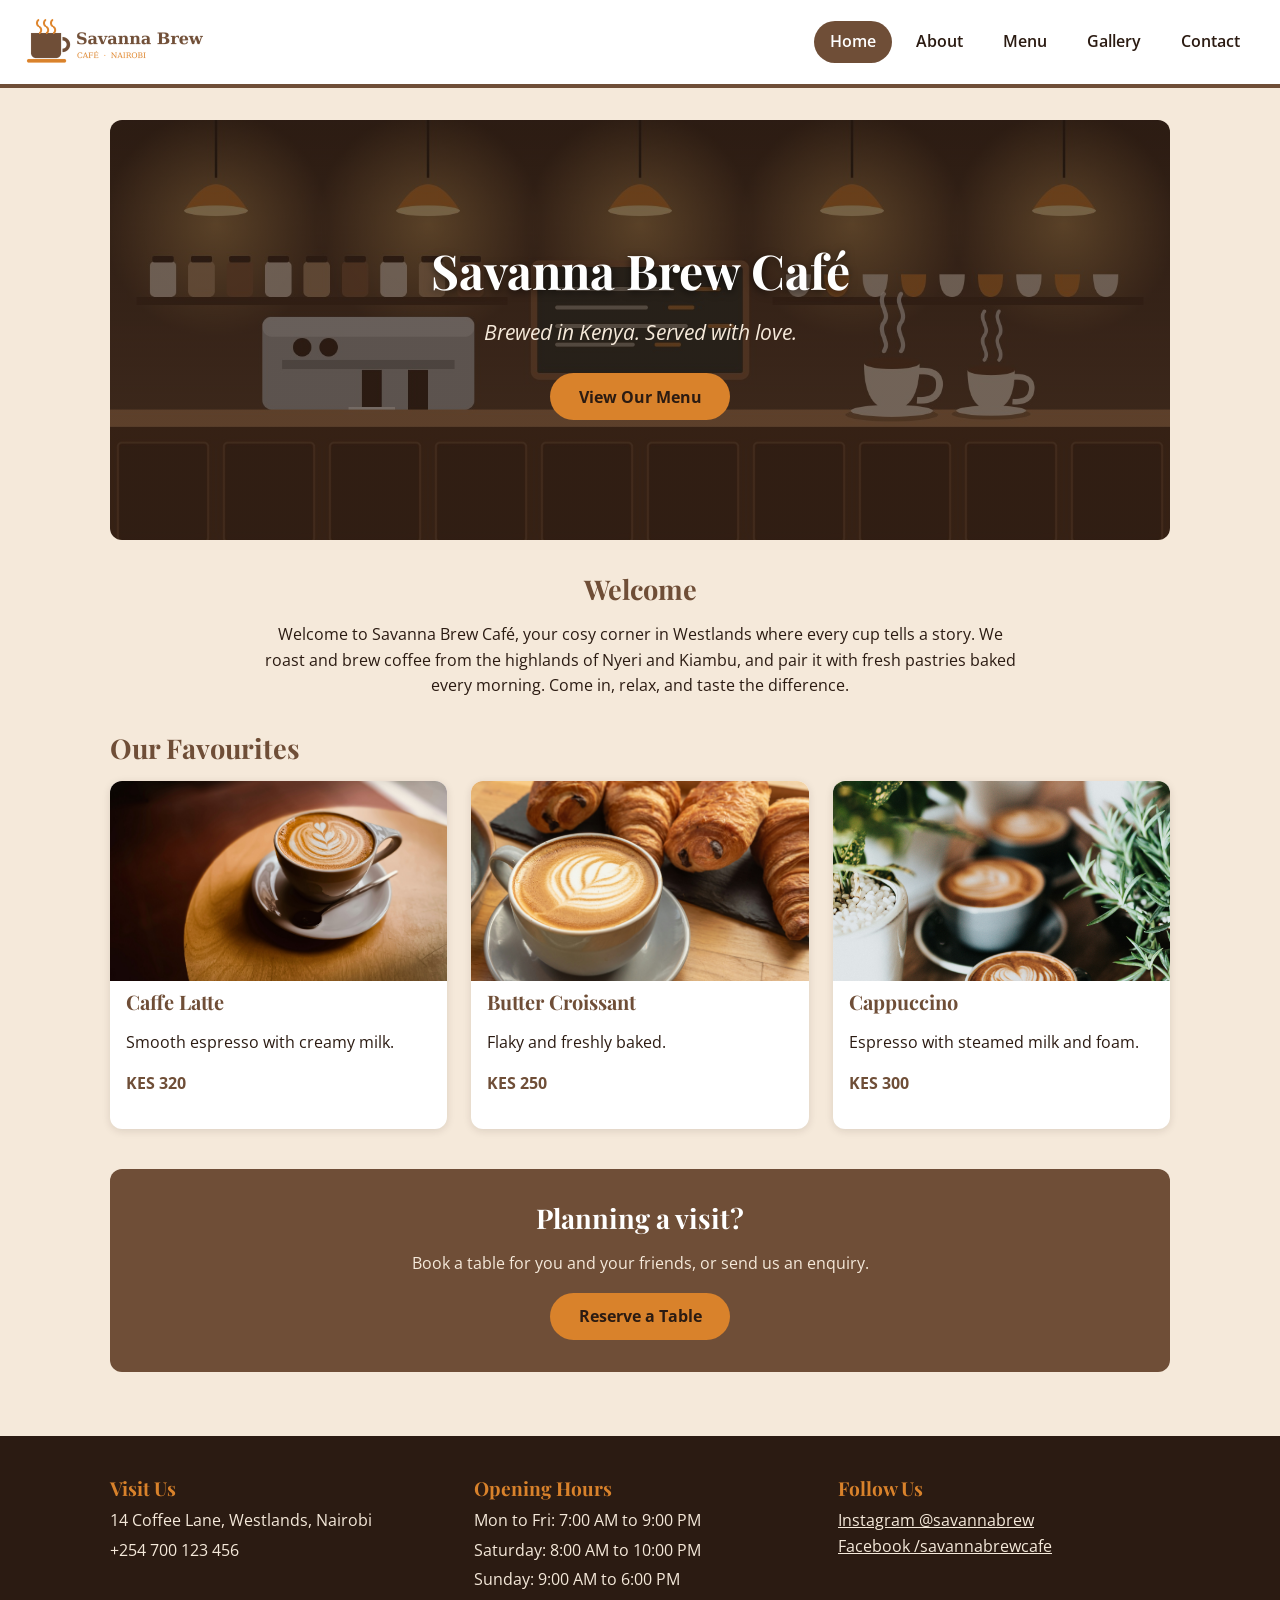
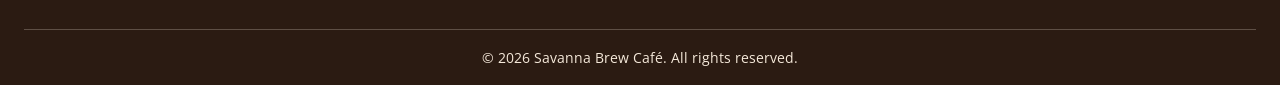
<file: index.html>
<!DOCTYPE html>
<html lang="en">
<head>
  <meta charset="UTF-8">
  <meta name="viewport" content="width=device-width, initial-scale=1.0">
  <title>Home | Savanna Brew Café</title>   <!-- unique per page -->
  <link rel="preconnect" href="https://fonts.googleapis.com">
  <link href="https://fonts.googleapis.com/css2?family=Open+Sans:wght@400;600&family=Playfair+Display:wght@700&display=swap" rel="stylesheet">
  <link rel="stylesheet" href="css/style.css">
</head>
<body>
  <header class="site-header">
    <a href="index.html"><img src="images/logo.png" alt="Savanna Brew Café logo"></a>
    <nav>
      <ul class="nav-list">
        <li><a href="index.html" class="active">Home</a></li>
        <li><a href="about.html">About</a></li>
        <li><a href="menu.html">Menu</a></li>
        <li><a href="gallery.html">Gallery</a></li>
        <li><a href="contact.html">Contact</a></li>
      </ul>
    </nav>
  </header>

  <main>

  <!-- HERO: text over a background image (set in CSS) -->
  <section class="hero" id="hero">
    <div class="hero-content">
      <h1>Savanna Brew Café</h1>
      <p class="tagline">Brewed in Kenya. Served with love.</p>
      <a href="menu.html" class="btn">View Our Menu</a>
    </div>
  </section>

  <!-- WELCOME TEXT -->
  <section class="welcome" id="welcome">
    <h2>Welcome</h2>
    <p>Welcome to Savanna Brew Café, your cosy corner in Westlands where every cup tells a story. We roast and brew coffee from the highlands of Nyeri and Kiambu, and pair it with fresh pastries baked every morning. Come in, relax, and taste the difference.</p>
  </section>

  <!-- THREE FAVOURITES: equal-width cards -->
  <section class="favourites" id="favourites">
    <h2>Our Favourites</h2>
    <div class="cards">

      <article class="card">
        <img src="images/latte.jpg" alt="Caffe latte with smooth milk foam in a ceramic cup">
        <h3>Caffe Latte</h3>
        <p>Smooth espresso with creamy milk.</p>
        <p class="price">KES 320</p>
      </article>

      <article class="card">
        <img src="images/croissant.jpg" alt="Flaky golden butter croissant on a plate">
        <h3>Butter Croissant</h3>
        <p>Flaky and freshly baked.</p>
        <p class="price">KES 250</p>
      </article>

      <article class="card">
        <img src="images/cappuccino.jpg" alt="Cappuccino topped with foam in a white cup">
        <h3>Cappuccino</h3>
        <p>Espresso with steamed milk and foam.</p>
        <p class="price">KES 300</p>
      </article>

    </div>
  </section>

  <!-- SECOND CALL TO ACTION -->
  <section class="cta" id="reserve">
    <h2>Planning a visit?</h2>
    <p>Book a table for you and your friends, or send us an enquiry.</p>
    <a href="contact.html" class="btn">Reserve a Table</a>
  </section>

</main>

  <footer class="site-footer">
  <div class="footer-grid">
    <div class="footer-col">
      <h2 class="footer-title">Visit Us</h2>
      <p>14 Coffee Lane, Westlands, Nairobi</p>
      <p>+254 700 123 456</p>
    </div>
    <div class="footer-col">
      <h2 class="footer-title">Opening Hours</h2>
      <p>Mon to Fri: 7:00 AM to 9:00 PM</p>
      <p>Saturday: 8:00 AM to 10:00 PM</p>
      <p>Sunday: 9:00 AM to 6:00 PM</p>
    </div>
    <div class="footer-col">
      <h2 class="footer-title">Follow Us</h2>
      <ul class="social-list">
        <li><a href="https://instagram.com/savannabrew" target="_blank" rel="noopener">Instagram @savannabrew</a></li>
        <li><a href="https://facebook.com/savannabrewcafe" target="_blank" rel="noopener">Facebook /savannabrewcafe</a></li>
      </ul>
    </div>
  </div>
  <p class="copyright">&copy; 2026 Savanna Brew Café. All rights reserved.</p>
</footer>
</body>
</html>
</file>
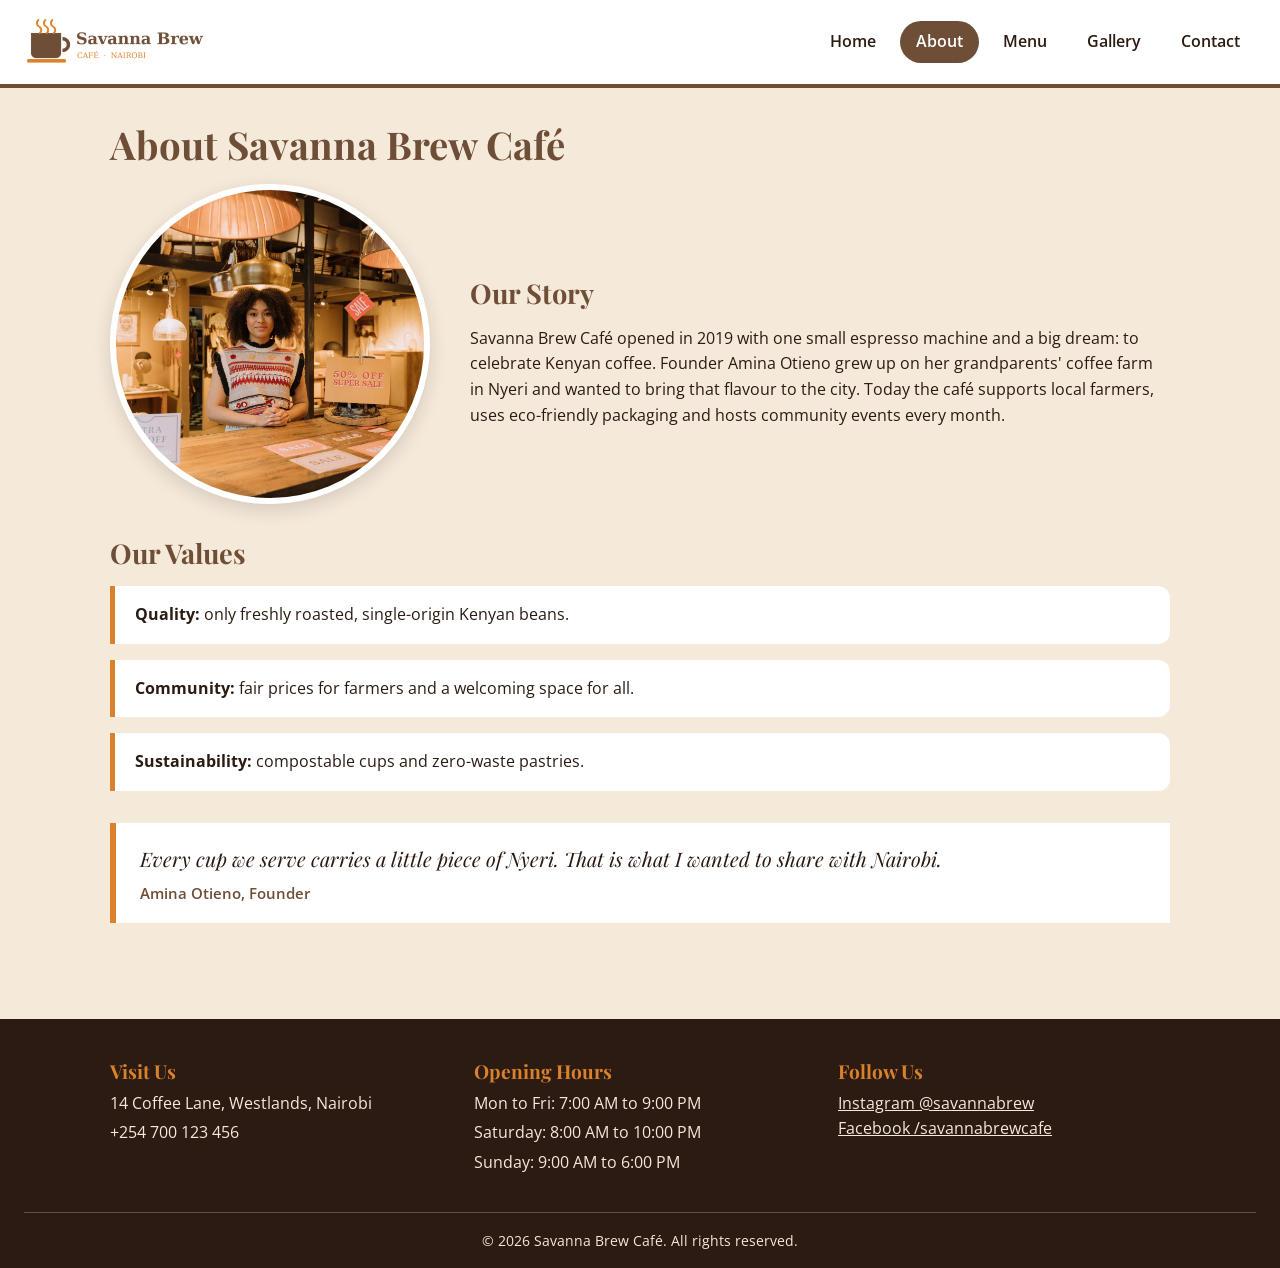
<file: about.html>
<!DOCTYPE html>
<html lang="en">
<head>
  <meta charset="UTF-8">
  <meta name="viewport" content="width=device-width, initial-scale=1.0">
  <title>About | Savanna Brew Café</title>   <!-- unique per page -->
  <link rel="preconnect" href="https://fonts.googleapis.com">
  <link href="https://fonts.googleapis.com/css2?family=Open+Sans:wght@400;600&family=Playfair+Display:wght@700&display=swap" rel="stylesheet">
  <link rel="stylesheet" href="css/style.css">
</head>
<body>
  <header class="site-header">
    <a href="index.html"><img src="images/logo.png" alt="Savanna Brew Café logo"></a>
    <nav>
      <ul class="nav-list">
        <li><a href="index.html" >Home</a></li>
        <li><a href="about.html" class="active">About</a></li>
        <li><a href="menu.html">Menu</a></li>
        <li><a href="gallery.html">Gallery</a></li>
        <li><a href="contact.html">Contact</a></li>
      </ul>
    </nav>
  </header>

  <main>
  <h1>About Savanna Brew Café</h1>

  <!-- OUR STORY: two columns (image left, text right) -->
  <section class="about-story two-col" id="our-story">
    <img src="images/about-owner.jpg" alt="Amina Otieno, founder of Savanna Brew Café, smiling behind the counter" class="owner-img">
    <article>
      <h2>Our Story</h2>
      <p>Savanna Brew Café opened in 2019 with one small espresso machine and a big dream: to celebrate Kenyan coffee. Founder Amina Otieno grew up on her grandparents' coffee farm in Nyeri and wanted to bring that flavour to the city. Today the café supports local farmers, uses eco-friendly packaging and hosts community events every month.</p>
    </article>
  </section>

  <!-- OUR VALUES: unordered list -->
  <section class="about-values" id="our-values">
    <h2>Our Values</h2>
    <ul class="values-list">
      <li><strong>Quality:</strong> only freshly roasted, single-origin Kenyan beans.</li>
      <li><strong>Community:</strong> fair prices for farmers and a welcoming space for all.</li>
      <li><strong>Sustainability:</strong> compostable cups and zero-waste pastries.</li>
    </ul>
  </section>

  <!-- OWNER QUOTE -->
  <section class="about-quote">
    <blockquote>
      <p>Every cup we serve carries a little piece of Nyeri. That is what I wanted to share with Nairobi.</p>
      <footer>Amina Otieno, Founder</footer>
    </blockquote>
  </section>
</main>

  <footer class="site-footer">
  <div class="footer-grid">
    <div class="footer-col">
      <h2 class="footer-title">Visit Us</h2>
      <p>14 Coffee Lane, Westlands, Nairobi</p>
      <p>+254 700 123 456</p>
    </div>
    <div class="footer-col">
      <h2 class="footer-title">Opening Hours</h2>
      <p>Mon to Fri: 7:00 AM to 9:00 PM</p>
      <p>Saturday: 8:00 AM to 10:00 PM</p>
      <p>Sunday: 9:00 AM to 6:00 PM</p>
    </div>
    <div class="footer-col">
      <h2 class="footer-title">Follow Us</h2>
      <ul class="social-list">
        <li><a href="https://instagram.com/savannabrew" target="_blank" rel="noopener">Instagram @savannabrew</a></li>
        <li><a href="https://facebook.com/savannabrewcafe" target="_blank" rel="noopener">Facebook /savannabrewcafe</a></li>
      </ul>
    </div>
  </div>
  <p class="copyright">&copy; 2026 Savanna Brew Café. All rights reserved.</p>
</footer>
</body>
</html>
</file>
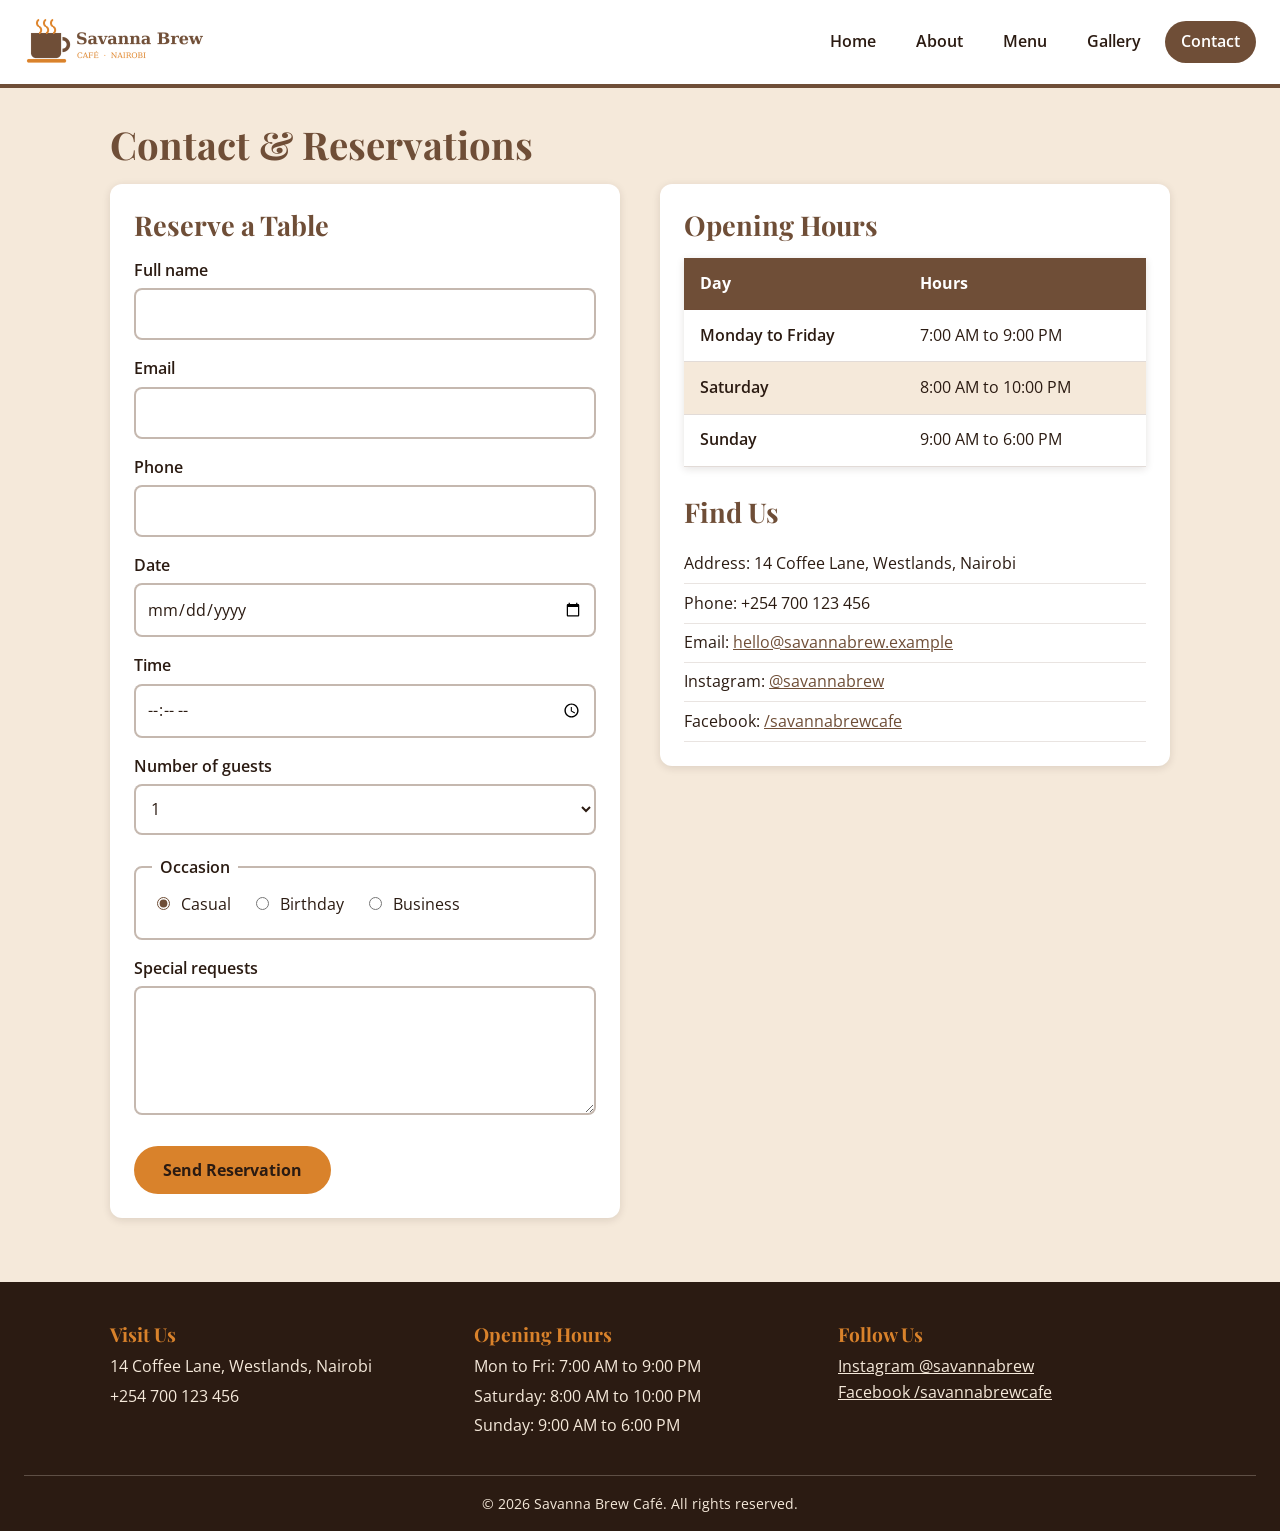
<file: contact.html>
<!DOCTYPE html>
<html lang="en">
<head>
  <meta charset="UTF-8">
  <meta name="viewport" content="width=device-width, initial-scale=1.0">
  <title>Contact | Savanna Brew Café</title>   <!-- unique per page -->
  <link rel="preconnect" href="https://fonts.googleapis.com">
  <link href="https://fonts.googleapis.com/css2?family=Open+Sans:wght@400;600&family=Playfair+Display:wght@700&display=swap" rel="stylesheet">
  <link rel="stylesheet" href="css/style.css">
</head>
<body>
  <header class="site-header">
    <a href="index.html"><img src="images/logo.png" alt="Savanna Brew Café logo"></a>
    <nav>
      <ul class="nav-list">
        <li><a href="index.html" >Home</a></li>
        <li><a href="about.html">About</a></li>
        <li><a href="menu.html">Menu</a></li>
        <li><a href="gallery.html">Gallery</a></li>
        <li><a href="contact.html" class="active">Contact</a></li>
      </ul>
    </nav>
  </header>

  <main>
  <h1>Contact &amp; Reservations</h1>

  <div class="contact-layout">

    <!-- LEFT COLUMN: reservation form (first, so it stays on top on mobile) -->
    <section class="contact-form" id="reservation">
      <h2>Reserve a Table</h2>

      <form action="#" method="post">
        <label for="name">Full name</label>
        <input type="text" id="name" name="name" required>

        <label for="email">Email</label>
        <input type="email" id="email" name="email" required>

        <label for="phone">Phone</label>
        <input type="tel" id="phone" name="phone">

        <label for="date">Date</label>
        <input type="date" id="date" name="date" required>

        <label for="time">Time</label>
        <input type="time" id="time" name="time" required>

        <label for="guests">Number of guests</label>
        <select id="guests" name="guests">
          <option value="1">1</option>
          <option value="2">2</option>
          <option value="3">3</option>
          <option value="4">4</option>
          <option value="5">5</option>
          <option value="6">6</option>
          <option value="7">7</option>
          <option value="8">8</option>
          <option value="9">9</option>
          <option value="10">10</option>
        </select>

        <fieldset>
          <legend>Occasion</legend>
          <span class="radio-option">
          <input type="radio" id="casual" name="occasion" value="casual" checked>
          <label for="casual">Casual</label>
          </span>
          
          <span class="radio-option">
          <input type="radio" id="birthday" name="occasion" value="birthday">
          <label for="birthday">Birthday</label>
          </span>

          <span class="radio-option">
          <input type="radio" id="business" name="occasion" value="business">
          <label for="business">Business</label>
          </span>
        </fieldset>

        <label for="requests">Special requests</label>
        <textarea id="requests" name="requests" rows="4"></textarea>

        <button type="submit" class="btn">Send Reservation</button>
      </form>
    </section>

    <!-- RIGHT COLUMN: hours and contact details -->
    <section class="contact-info">
      <h2>Opening Hours</h2>
      <table class="hours-table">
        <thead>
          <tr>
            <th scope="col">Day</th>
            <th scope="col">Hours</th>
          </tr>
        </thead>
        <tbody>
          <tr>
            <th scope="row">Monday to Friday</th>
            <td>7:00 AM to 9:00 PM</td>
          </tr>
          <tr>
            <th scope="row">Saturday</th>
            <td>8:00 AM to 10:00 PM</td>
          </tr>
          <tr>
            <th scope="row">Sunday</th>
            <td>9:00 AM to 6:00 PM</td>
          </tr>
        </tbody>
      </table>

      <h2>Find Us</h2>
      <ul class="contact-details">
        <li>Address: 14 Coffee Lane, Westlands, Nairobi</li>
        <li>Phone: +254 700 123 456</li>
        <li>Email: <a href="mailto:hello@savannabrew.example">hello@savannabrew.example</a></li>
        <li>Instagram: <a href="https://instagram.com/savannabrew" target="_blank" rel="noopener">@savannabrew</a></li>
        <li>Facebook: <a href="https://facebook.com/savannabrewcafe" target="_blank" rel="noopener">/savannabrewcafe</a></li>
      </ul>
    </section>

  </div>
</main>

  <footer class="site-footer">
  <div class="footer-grid">
    <div class="footer-col">
      <h2 class="footer-title">Visit Us</h2>
      <p>14 Coffee Lane, Westlands, Nairobi</p>
      <p>+254 700 123 456</p>
    </div>
    <div class="footer-col">
      <h2 class="footer-title">Opening Hours</h2>
      <p>Mon to Fri: 7:00 AM to 9:00 PM</p>
      <p>Saturday: 8:00 AM to 10:00 PM</p>
      <p>Sunday: 9:00 AM to 6:00 PM</p>
    </div>
    <div class="footer-col">
      <h2 class="footer-title">Follow Us</h2>
      <ul class="social-list">
        <li><a href="https://instagram.com/savannabrew" target="_blank" rel="noopener">Instagram @savannabrew</a></li>
        <li><a href="https://facebook.com/savannabrewcafe" target="_blank" rel="noopener">Facebook /savannabrewcafe</a></li>
      </ul>
    </div>
  </div>
  <p class="copyright">&copy; 2026 Savanna Brew Café. All rights reserved.</p>
</footer>
</body>
</html>
</file>
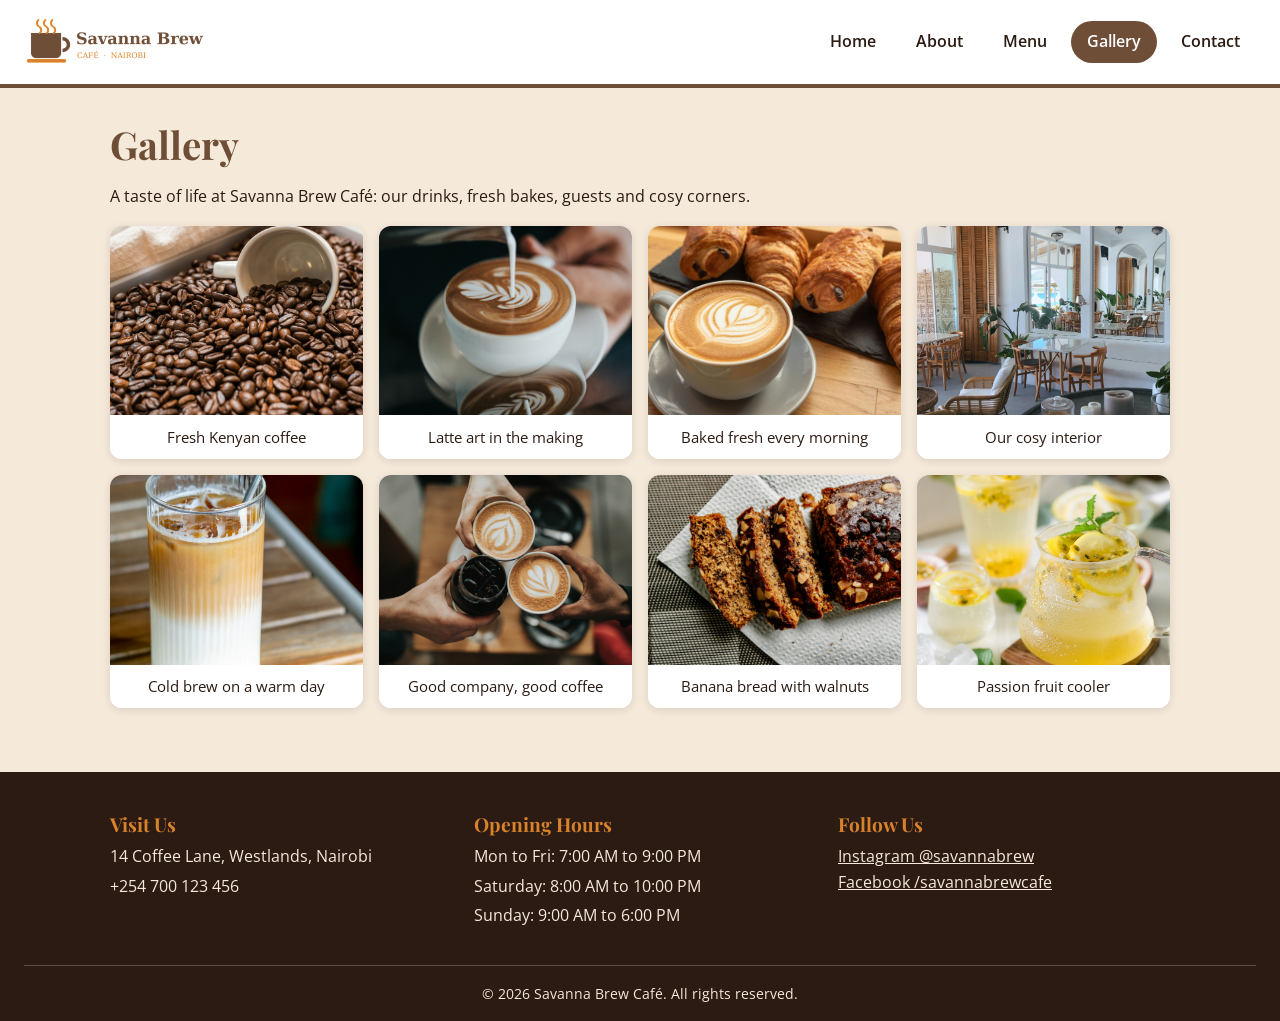
<file: gallery.html>
<!DOCTYPE html>
<html lang="en">
<head>
  <meta charset="UTF-8">
  <meta name="viewport" content="width=device-width, initial-scale=1.0">
  <title>Gallery | Savanna Brew Café</title>   <!-- unique per page -->
  <link rel="preconnect" href="https://fonts.googleapis.com">
  <link href="https://fonts.googleapis.com/css2?family=Open+Sans:wght@400;600&family=Playfair+Display:wght@700&display=swap" rel="stylesheet">
  <link rel="stylesheet" href="css/style.css">
</head>
<body>
  <header class="site-header">
    <a href="index.html"><img src="images/logo.png" alt="Savanna Brew Café logo"></a>
    <nav>
      <ul class="nav-list">
        <li><a href="index.html">Home</a></li>
        <li><a href="about.html">About</a></li>
        <li><a href="menu.html">Menu</a></li>
        <li><a href="gallery.html" class="active">Gallery</a></li>
        <li><a href="contact.html">Contact</a></li>
      </ul>
    </nav>
  </header>

 <main>
  <h1>Gallery</h1>
  <p>A taste of life at Savanna Brew Café: our drinks, fresh bakes, guests and cosy corners.</p>

  <section class="gallery-grid">
    <figure>
      <img src="images/gallery-1.jpg" alt="Steaming cup of Kenyan coffee on a wooden table">
      <figcaption>Fresh Kenyan coffee</figcaption>
    </figure>

    <figure>
      <img src="images/gallery-2.jpg" alt="Barista pouring latte art into a cup">
      <figcaption>Latte art in the making</figcaption>
    </figure>

    <figure>
      <img src="images/croissant.jpg" alt="Tray of freshly baked croissants">
      <figcaption>Baked fresh every morning</figcaption>
    </figure>

    <figure>
      <img src="images/hero1.jpg" alt="Cosy seating area inside the café">
      <figcaption>Our cosy interior</figcaption>
    </figure>

    <figure>
      <img src="images/gallery-5.jpg" alt="Iced coffee with ice cubes in a tall glass">
      <figcaption>Cold brew on a warm day</figcaption>
    </figure>

    <figure>
      <img src="images/gallery-6.jpg" alt="Friends chatting over coffee at a café table">
      <figcaption>Good company, good coffee</figcaption>
    </figure>

    <figure>
      <img src="images/gallery-7.jpg" alt="Slice of banana bread with walnuts on a plate">
      <figcaption>Banana bread with walnuts</figcaption>
    </figure>

    <figure>
      <img src="images/gallery-8.jpg" alt="Passion fruit cooler garnished with fresh mint">
      <figcaption>Passion fruit cooler</figcaption>
    </figure>
  </section>
</main>

 <footer class="site-footer">
  <div class="footer-grid">
    <div class="footer-col">
      <h2 class="footer-title">Visit Us</h2>
      <p>14 Coffee Lane, Westlands, Nairobi</p>
      <p>+254 700 123 456</p>
    </div>
    <div class="footer-col">
      <h2 class="footer-title">Opening Hours</h2>
      <p>Mon to Fri: 7:00 AM to 9:00 PM</p>
      <p>Saturday: 8:00 AM to 10:00 PM</p>
      <p>Sunday: 9:00 AM to 6:00 PM</p>
    </div>
    <div class="footer-col">
      <h2 class="footer-title">Follow Us</h2>
      <ul class="social-list">
        <li><a href="https://instagram.com/savannabrew" target="_blank" rel="noopener">Instagram @savannabrew</a></li>
        <li><a href="https://facebook.com/savannabrewcafe" target="_blank" rel="noopener">Facebook /savannabrewcafe</a></li>
      </ul>
    </div>
  </div>
  <p class="copyright">&copy; 2026 Savanna Brew Café. All rights reserved.</p>
</footer>
</body>
</html>
</file>
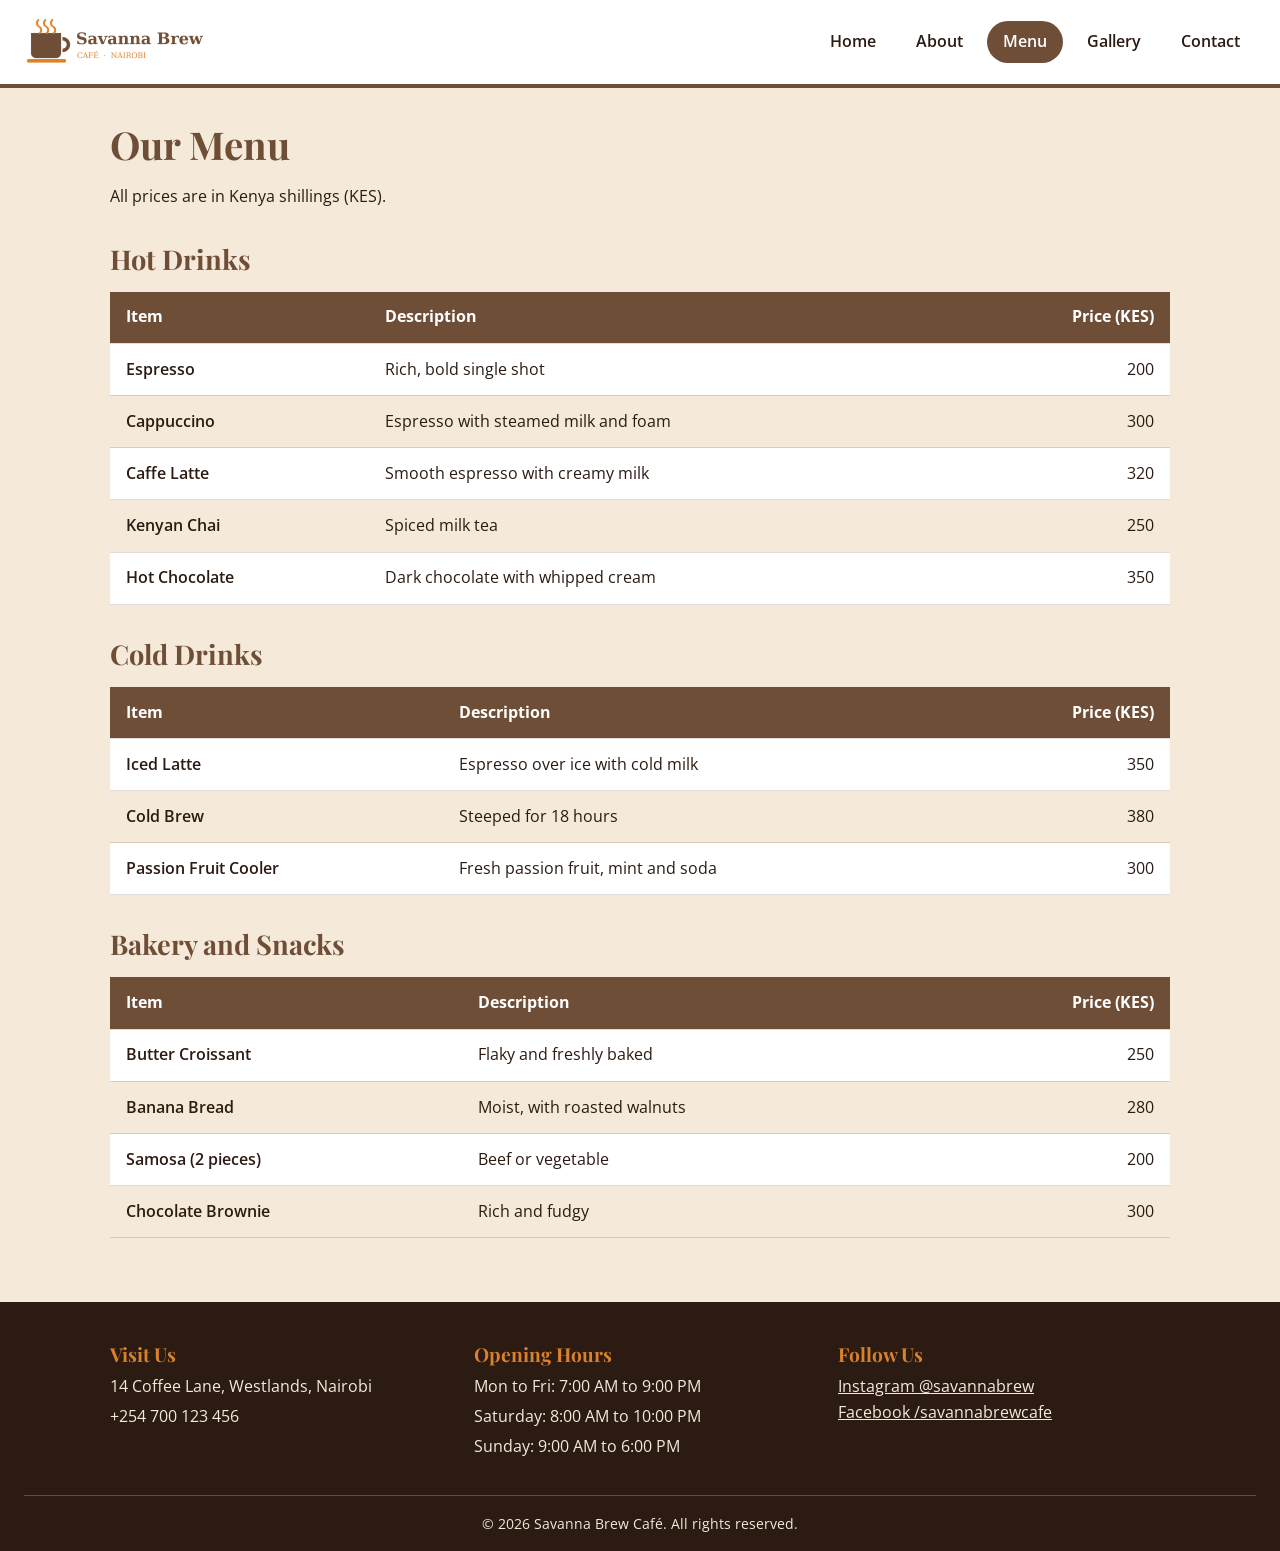
<file: menu.html>
<!DOCTYPE html>
<html lang="en">
<head>
  <meta charset="UTF-8">
  <meta name="viewport" content="width=device-width, initial-scale=1.0">
  <title>Menu | Savanna Brew Café</title>   <!-- unique per page -->
  <link rel="preconnect" href="https://fonts.googleapis.com">
  <link href="https://fonts.googleapis.com/css2?family=Open+Sans:wght@400;600&family=Playfair+Display:wght@700&display=swap" rel="stylesheet">
  <link rel="stylesheet" href="css/style.css">
</head>
<body>
  <header class="site-header">
    <a href="index.html"><img src="images/logo.png" alt="Savanna Brew Café logo"></a>
    <nav>
      <ul class="nav-list">
        <li><a href="index.html" >Home</a></li>
        <li><a href="about.html">About</a></li>
        <li><a href="menu.html" class="active">Menu</a></li>
        <li><a href="gallery.html">Gallery</a></li>
        <li><a href="contact.html">Contact</a></li>
      </ul>
    </nav>
  </header>

  <main>
  <h1>Our Menu</h1>
  <p>All prices are in Kenya shillings (KES).</p>

  <!-- HOT DRINKS -->
  <section class="menu-section" id="hot-drinks">
    <h2>Hot Drinks</h2>
    <div class="table-wrap">
      <table class="menu-table">
        <thead>
          <tr>
            <th scope="col">Item</th>
            <th scope="col">Description</th>
            <th scope="col">Price (KES)</th>
          </tr>
        </thead>
        <tbody>
          <tr>
            <th scope="row">Espresso</th>
            <td>Rich, bold single shot</td>
            <td>200</td>
          </tr>
          <tr>
            <th scope="row">Cappuccino</th>
            <td>Espresso with steamed milk and foam</td>
            <td>300</td>
          </tr>
          <tr>
            <th scope="row">Caffe Latte</th>
            <td>Smooth espresso with creamy milk</td>
            <td>320</td>
          </tr>
          <tr>
            <th scope="row">Kenyan Chai</th>
            <td>Spiced milk tea</td>
            <td>250</td>
          </tr>
          <tr>
            <th scope="row">Hot Chocolate</th>
            <td>Dark chocolate with whipped cream</td>
            <td>350</td>
          </tr>
        </tbody>
      </table>
    </div>
  </section>

  <!-- COLD DRINKS -->
  <section class="menu-section" id="cold-drinks">
    <h2>Cold Drinks</h2>
    <div class="table-wrap">
      <table class="menu-table">
        <thead>
          <tr>
            <th scope="col">Item</th>
            <th scope="col">Description</th>
            <th scope="col">Price (KES)</th>
          </tr>
        </thead>
        <tbody>
          <tr>
            <th scope="row">Iced Latte</th>
            <td>Espresso over ice with cold milk</td>
            <td>350</td>
          </tr>
          <tr>
            <th scope="row">Cold Brew</th>
            <td>Steeped for 18 hours</td>
            <td>380</td>
          </tr>
          <tr>
            <th scope="row">Passion Fruit Cooler</th>
            <td>Fresh passion fruit, mint and soda</td>
            <td>300</td>
          </tr>
        </tbody>
      </table>
    </div>
  </section>

  <!-- BAKERY AND SNACKS -->
  <section class="menu-section" id="bakery-snacks">
    <h2>Bakery and Snacks</h2>
    <div class="table-wrap">
      <table class="menu-table">
        <thead>
          <tr>
            <th scope="col">Item</th>
            <th scope="col">Description</th>
            <th scope="col">Price (KES)</th>
          </tr>
        </thead>
        <tbody>
          <tr>
            <th scope="row">Butter Croissant</th>
            <td>Flaky and freshly baked</td>
            <td>250</td>
          </tr>
          <tr>
            <th scope="row">Banana Bread</th>
            <td>Moist, with roasted walnuts</td>
            <td>280</td>
          </tr>
          <tr>
            <th scope="row">Samosa (2 pieces)</th>
            <td>Beef or vegetable</td>
            <td>200</td>
          </tr>
          <tr>
            <th scope="row">Chocolate Brownie</th>
            <td>Rich and fudgy</td>
            <td>300</td>
          </tr>
        </tbody>
      </table>
    </div>
  </section>
</main>

  <footer class="site-footer">
  <div class="footer-grid">
    <div class="footer-col">
      <h2 class="footer-title">Visit Us</h2>
      <p>14 Coffee Lane, Westlands, Nairobi</p>
      <p>+254 700 123 456</p>
    </div>
    <div class="footer-col">
      <h2 class="footer-title">Opening Hours</h2>
      <p>Mon to Fri: 7:00 AM to 9:00 PM</p>
      <p>Saturday: 8:00 AM to 10:00 PM</p>
      <p>Sunday: 9:00 AM to 6:00 PM</p>
    </div>
    <div class="footer-col">
      <h2 class="footer-title">Follow Us</h2>
      <ul class="social-list">
        <li><a href="https://instagram.com/savannabrew" target="_blank" rel="noopener">Instagram @savannabrew</a></li>
        <li><a href="https://facebook.com/savannabrewcafe" target="_blank" rel="noopener">Facebook /savannabrewcafe</a></li>
      </ul>
    </div>
  </div>
  <p class="copyright">&copy; 2026 Savanna Brew Café. All rights reserved.</p>
</footer>
</body>
</html>
</file>
<file: css/style.css>
/* =====================================================
   SAVANNA BREW CAFÉ - style.css
   Sections:
   1. Variables        6. Cards
   2. Base             7. About page
   3. Header & nav     8. Menu tables
   4. Footer           9. Gallery
   5. Buttons & hero  10. Contact page
                      11. Animation
                      12. Responsive (768px and below)
   ===================================================== */

/* ---------- 1. VARIABLES ---------- */
:root {
  --brown: #6F4E37;      /* primary: coffee brown */
  --cream: #F5E9DA;      /* secondary: cream */
  --orange: #D9822B;     /* accent: savanna orange */
  --text: #2B1B12;       /* dark text */
  --white: #FFFFFF;

  --font-head: "Playfair Display", Georgia, serif;
  --font-body: "Open Sans", Arial, sans-serif;

  --radius: 12px;
  --shadow: 0 6px 18px rgba(43, 27, 18, 0.15);
  --max-width: 1100px;
}

/* ---------- 2. BASE ---------- */
*, *::before, *::after { box-sizing: border-box; }

body {
  margin: 0;
  font-family: var(--font-body);
  font-size: 1rem;            /* 16px */
  line-height: 1.6;
  color: var(--text);
  background: var(--cream);
}

h1, h2, h3 {
  font-family: var(--font-head);
  color: var(--brown);
  line-height: 1.25;
}
h1 { font-size: 2.4rem; margin: 0 0 1rem; }
h2 { font-size: 1.7rem; margin: 2rem 0 1rem; }
h3 { font-size: 1.25rem; margin: 0.5rem 0; }

img { max-width: 100%; height: auto; display: block; }

a { color: var(--brown); transition: color 0.3s ease; }
a:hover, a:focus { color: var(--orange); }
a:focus-visible, button:focus-visible {
  outline: 3px solid var(--orange);
  outline-offset: 2px;
}

main {
  max-width: var(--max-width);
  margin: 0 auto;
  padding: 2rem 1.25rem;
}

/* ---------- 3. HEADER & NAVIGATION (Flexbox) ---------- */
/* Flexbox is used for the nav because it is a one-dimensional row. */
.site-header {
  display: flex;
  justify-content: space-between;
  align-items: center;
  padding: 0.75rem 1.5rem;
  background: var(--white);
  border-bottom: 4px solid var(--brown);
}
.site-header img { height: 60px; width: auto; }

.nav-list {
  display: flex;
  gap: 0.5rem;
  list-style: none;
  margin: 0;
  padding: 0;
}
.nav-list a {
  display: block;
  padding: 0.5rem 1rem;
  border-radius: 999px;
  color: var(--text);
  font-weight: 600;
  text-decoration: none;
  transition: background 0.3s ease, color 0.3s ease;
}
.nav-list a:hover,
.nav-list a:focus { background: var(--orange); color: var(--text); }

/* Current page highlight */
.nav-list a.active { background: var(--brown); color: var(--white); }

/* ---------- 4. FOOTER ---------- */
.site-footer {
  background: var(--text);
  color: var(--cream);
  padding: 2.5rem 1.5rem 1rem;
  margin-top: 2rem;
}
.footer-grid {
  display: grid;
  grid-template-columns: repeat(3, 1fr);
  gap: 2rem;
  max-width: var(--max-width);
  margin: 0 auto;
  padding: 0 1.25rem;
}
.footer-title { color: var(--orange); font-size: 1.2rem; margin: 0 0 0.5rem; }
.footer-col p, .footer-col ul { margin: 0.25rem 0; }
.social-list { list-style: none; padding: 0; }
.site-footer a { color: var(--cream); }
.site-footer a:hover, .site-footer a:focus { color: var(--orange); }
.copyright {
  text-align: center;
  margin: 2rem 0 0;
  padding-top: 1rem;
  border-top: 1px solid rgba(245, 233, 218, 0.25);
  font-size: 0.9rem;
}

/* ---------- 5. BUTTONS & HERO ---------- */
.btn {
  display: inline-block;
  padding: 0.8rem 1.8rem;
  background: var(--orange);
  color: var(--text);
  font: 700 1rem var(--font-body);
  text-decoration: none;
  border: 0;
  border-radius: 999px;
  cursor: pointer;
  transition: background 0.3s ease, color 0.3s ease, transform 0.3s ease;
}
.btn:hover, .btn:focus {
  background: var(--brown);
  color: var(--white);
  transform: translateY(-2px);
}

/* Hero: text over a background image (dark overlay keeps text readable) */
.hero {
  display: flex;
  align-items: center;
  justify-content: center;
  min-height: 420px;
  text-align: center;
  background:
    linear-gradient(rgba(43, 27, 18, 0.65), rgba(43, 27, 18, 0.65)),
    url("../images/hero.jpg") center / cover no-repeat;
  border-radius: var(--radius);
}
.hero-content { padding: 2rem 1.25rem; }
.hero h1 { color: var(--white); font-size: 3rem; text-shadow: 0 2px 8px rgba(0, 0, 0, 0.6); }
.tagline { color: var(--cream); font-size: 1.3rem; font-style: italic; margin: 0 0 1.5rem; }

.welcome { max-width: 760px; margin: 0 auto; text-align: center; }

.cta {
  text-align: center;
  background: var(--brown);
  color: var(--cream);
  padding: 2rem 1.25rem;
  margin-top: 2.5rem;
  border-radius: var(--radius);
}
.cta h2 { color: var(--white); margin-top: 0; }

/* ---------- 6. CARDS (Flexbox, three equal columns) ---------- */
.cards { display: flex; gap: 1.5rem; }
.card {
  flex: 1;                       /* equal widths */
  background: var(--white);
  border-radius: var(--radius);
  overflow: hidden;
  box-shadow: 0 2px 8px rgba(43, 27, 18, 0.12);
  transition: transform 0.3s ease, box-shadow 0.3s ease;
}
.card:hover { transform: translateY(-8px); box-shadow: var(--shadow); }
.card img { width: 100%; height: 200px; object-fit: cover; }
.card h3, .card p { padding: 0 1rem; }
.card .price { font-weight: 700; color: var(--brown); padding-bottom: 1rem; }

/* ---------- 7. ABOUT PAGE ---------- */
.two-col { display: flex; gap: 2.5rem; align-items: center; }
.two-col > img { flex: 0 0 320px; }
.two-col > article { flex: 1; }
.owner-img {
  width: 320px;
  aspect-ratio: 1 / 1;
  object-fit: cover;
  border-radius: 50%;
  border: 6px solid var(--white);
  box-shadow: var(--shadow);
}
.values-list { list-style: none; padding: 0; display: grid; gap: 1rem; }
.values-list li {
  background: var(--white);
  padding: 1rem 1.25rem;
  border-left: 5px solid var(--orange);
  border-radius: 0 var(--radius) var(--radius) 0;
}
blockquote {
  margin: 2rem 0;
  padding: 1.25rem 1.5rem;
  background: var(--white);
  border-left: 6px solid var(--orange);
  font-family: var(--font-head);
  font-size: 1.25rem;
  font-style: italic;
}
blockquote p { margin: 0 0 0.5rem; }
blockquote footer { font: 600 0.95rem var(--font-body); font-style: normal; color: var(--brown); }

/* ---------- 8. MENU & HOURS TABLES ---------- */
.table-wrap { overflow-x: auto; }   /* scroll inside the wrapper on phones */

.menu-table, .hours-table {
  width: 100%;
  border-collapse: collapse;
  background: var(--white);
  box-shadow: 0 2px 8px rgba(43, 27, 18, 0.12);
}
.menu-table { min-width: 380px; }   /* forces scroll inside .table-wrap on very small screens */
.menu-table th, .menu-table td,
.hours-table th, .hours-table td {
  padding: 0.8rem 1rem;
  text-align: left;
  border-bottom: 1px solid rgba(111, 78, 55, 0.2);
}
thead th { background: var(--brown); color: var(--white); }          /* header row */
tbody th { font-weight: 600; background: none; color: var(--text); } /* row headings */
tbody tr:nth-child(even) { background: var(--cream); }               /* zebra */
tbody tr { transition: background 0.2s ease; }
tbody tr:hover { background: #F1D3AE; }                              /* row hover */
.menu-table th:last-child, .menu-table td:last-child { text-align: right; } /* prices */

/* ---------- 9. GALLERY (CSS Grid) ---------- */
/* Grid is used here because the images form rows AND columns. */
.gallery-grid {
  display: grid;
  grid-template-columns: repeat(4, 1fr);
  gap: 1rem;
}
.gallery-grid figure {
  margin: 0;
  overflow: hidden;
  background: var(--white);
  border-radius: var(--radius);
  box-shadow: 0 2px 8px rgba(43, 27, 18, 0.12);
}
.gallery-grid img {
  width: 100%;
  aspect-ratio: 4 / 3;
  object-fit: cover;              /* fill the cell with no distortion */
  transition: transform 0.4s ease;
}
.gallery-grid figure:hover img { transform: scale(1.1); }
.gallery-grid figcaption { padding: 0.6rem 0.8rem; font-size: 0.95rem; text-align: center; background: var(--white); position: relative; }

/* ---------- 10. CONTACT PAGE ---------- */
.contact-layout { display: grid; grid-template-columns: 1fr 1fr; gap: 2.5rem; align-items: start; }
.contact-form, .contact-info { background: var(--white); padding: 1.5rem; border-radius: var(--radius); box-shadow: 0 2px 8px rgba(43, 27, 18, 0.12); }
.contact-layout > * { min-width: 0; }   /* stops wide inputs/tables stretching the grid on phones */
.contact-form h2, .contact-info h2 { margin-top: 0; }
.contact-info h2:not(:first-child) { margin-top: 1.75rem; }

.contact-form label { display: block; margin: 1rem 0 0.3rem; font-weight: 600; }
.contact-form input[type="text"],
.contact-form input[type="email"],
.contact-form input[type="tel"],
.contact-form input[type="date"],
.contact-form input[type="time"],
.contact-form select,
.contact-form textarea {
  width: 100%;
  padding: 0.7rem;
  font: inherit;
  color: var(--text);
  border: 2px solid rgba(111, 78, 55, 0.4);
  border-radius: 8px;
  background: var(--white);
  transition: border-color 0.3s ease;
}
.contact-form input:focus, .contact-form select:focus, .contact-form textarea:focus {
  outline: 3px solid var(--orange);
  border-color: var(--orange);
}
.contact-form fieldset { margin: 1.25rem 0 0; padding: 0.75rem 1rem 1rem; border: 2px solid rgba(111, 78, 55, 0.4); border-radius: 8px; }
.contact-form legend { padding: 0 0.5rem; font-weight: 600; }
.radio-option { display: inline-block; white-space: nowrap; margin: 0 1rem 0.25rem 0; }   /* keeps each radio next to its label */
.contact-form fieldset label { display: inline-block; margin: 0 0 0 0.25rem; font-weight: 400; }
.contact-form input[type="radio"] { width: auto; accent-color: var(--brown); }
.contact-form .btn { margin-top: 1.5rem; }

.contact-details { list-style: none; padding: 0; margin: 0; }
.contact-details li { padding: 0.4rem 0; border-bottom: 1px solid rgba(111, 78, 55, 0.15); }

/* ---------- 11. ANIMATION (bonus): fade-in hero text ---------- */
@keyframes fadeUp {
  from { opacity: 0; transform: translateY(20px); }
  to   { opacity: 1; transform: translateY(0); }
}
.hero-content { animation: fadeUp 1s ease both; }
@media (prefers-reduced-motion: reduce) {
  .hero-content { animation: none; }
  * { transition: none !important; }
}

/* ---------- 12. RESPONSIVE ---------- */
/* Tablet: gallery drops to 2 columns */
@media (max-width: 1024px) {
  .gallery-grid { grid-template-columns: repeat(2, 1fr); }
}

/* 768px and below: stack nav, cards, columns, footer */
@media (max-width: 768px) {
  h1 { font-size: 1.9rem; }
  .hero h1 { font-size: 2.2rem; }

  .site-header { flex-direction: column; gap: 0.75rem; }
  .nav-list { flex-direction: column; align-items: stretch; text-align: center; width: 100%; }

  .cards { flex-direction: column; }
  .two-col { flex-direction: column; }
  .two-col > img { flex: none; }
  .owner-img { width: 240px; }
  .contact-layout { grid-template-columns: minmax(0, 1fr); }   /* form is first in the HTML */
  .menu-table th, .menu-table td, .hours-table th, .hours-table td { padding: 0.6rem 0.65rem; }
  .contact-form, .contact-info { padding: 1.25rem 1rem; }
  .footer-grid { grid-template-columns: 1fr; text-align: center; }
}

/* Phones: gallery drops to 1 column */
@media (max-width: 600px) {
  .gallery-grid { grid-template-columns: 1fr; }
}
</file>
